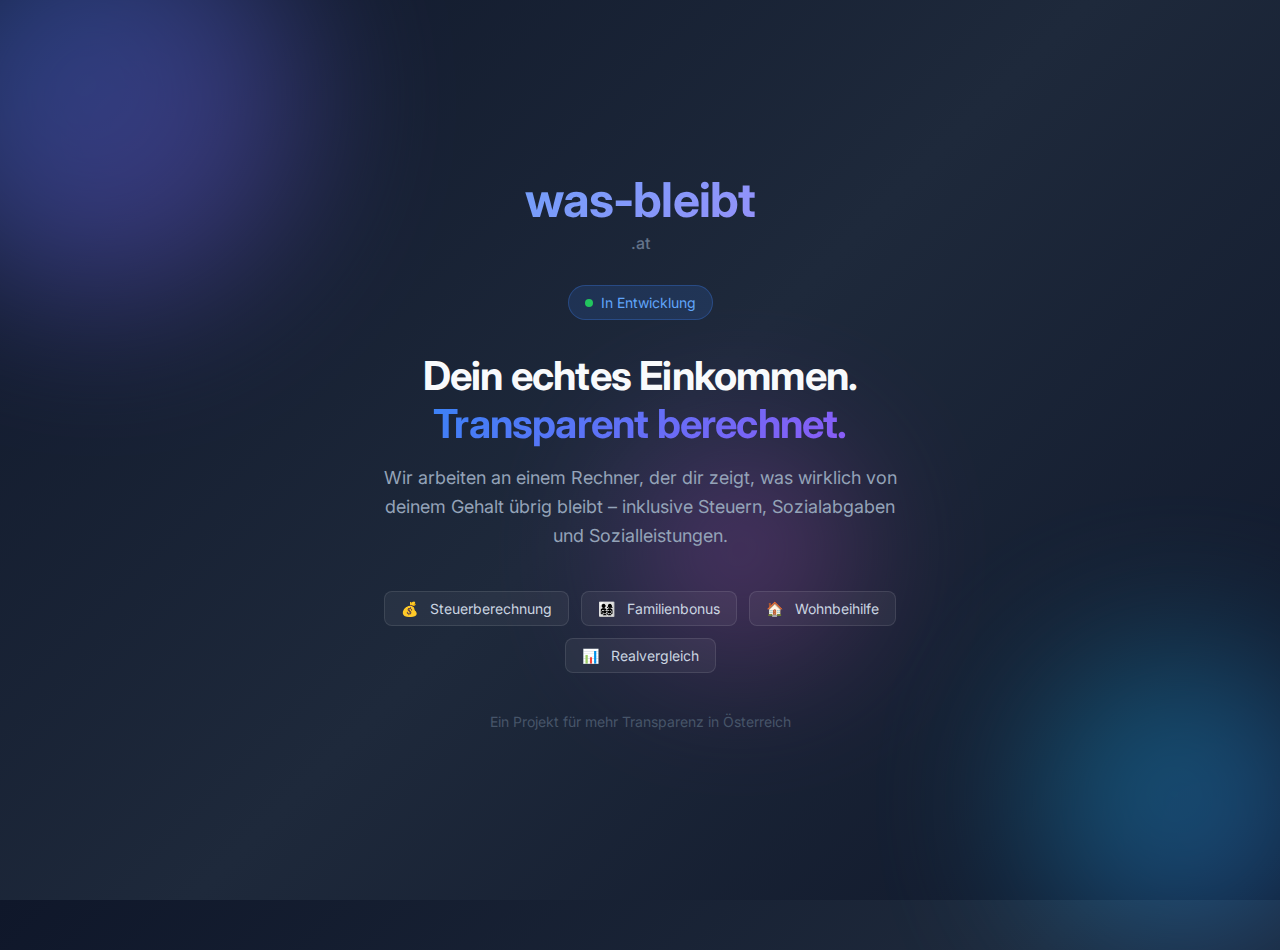
<file: coming-soon/index.html>
<!DOCTYPE html>
<html lang="de">

<head>
    <meta charset="UTF-8">
    <meta name="viewport" content="width=device-width, initial-scale=1.0">
    <title>was-bleibt.at - Bald verfügbar</title>
    <meta name="description"
        content="was-bleibt.at - Der transparente Rechner für dein echtes Netto-Einkommen in Österreich. Inklusive Steuern, Sozialabgaben und Sozialleistungen.">
    <link rel="preconnect" href="https://fonts.googleapis.com">
    <link rel="preconnect" href="https://fonts.gstatic.com" crossorigin>
    <link href="https://fonts.googleapis.com/css2?family=Inter:wght@400;500;600;700&display=swap" rel="stylesheet">
    <style>
        * {
            margin: 0;
            padding: 0;
            box-sizing: border-box;
        }

        body {
            font-family: 'Inter', -apple-system, BlinkMacSystemFont, sans-serif;
            min-height: 100vh;
            display: flex;
            align-items: center;
            justify-content: center;
            background: linear-gradient(135deg, #0f172a 0%, #1e293b 50%, #0f172a 100%);
            color: #f8fafc;
            overflow: hidden;
            position: relative;
        }

        /* Animated background gradient orbs */
        .bg-orb {
            position: absolute;
            border-radius: 50%;
            filter: blur(80px);
            opacity: 0.4;
            animation: float 20s ease-in-out infinite;
        }

        .orb-1 {
            width: 400px;
            height: 400px;
            background: linear-gradient(135deg, #3b82f6, #8b5cf6);
            top: -100px;
            left: -100px;
            animation-delay: 0s;
        }

        .orb-2 {
            width: 300px;
            height: 300px;
            background: linear-gradient(135deg, #06b6d4, #3b82f6);
            bottom: -50px;
            right: -50px;
            animation-delay: -5s;
        }

        .orb-3 {
            width: 200px;
            height: 200px;
            background: linear-gradient(135deg, #8b5cf6, #ec4899);
            top: 50%;
            left: 50%;
            animation-delay: -10s;
        }

        @keyframes float {

            0%,
            100% {
                transform: translate(0, 0) scale(1);
            }

            25% {
                transform: translate(30px, -30px) scale(1.1);
            }

            50% {
                transform: translate(-20px, 20px) scale(0.95);
            }

            75% {
                transform: translate(20px, 30px) scale(1.05);
            }
        }

        .container {
            position: relative;
            z-index: 1;
            text-align: center;
            padding: 2rem;
            max-width: 600px;
        }

        .logo {
            margin-bottom: 2rem;
        }

        .logo-text {
            font-size: 3rem;
            font-weight: 700;
            background: linear-gradient(135deg, #60a5fa, #a78bfa);
            -webkit-background-clip: text;
            -webkit-text-fill-color: transparent;
            background-clip: text;
            letter-spacing: -0.02em;
        }

        .logo-domain {
            font-size: 1rem;
            color: #64748b;
            font-weight: 500;
            margin-top: 0.25rem;
        }

        .badge {
            display: inline-flex;
            align-items: center;
            gap: 0.5rem;
            background: rgba(59, 130, 246, 0.15);
            border: 1px solid rgba(59, 130, 246, 0.3);
            padding: 0.5rem 1rem;
            border-radius: 100px;
            font-size: 0.875rem;
            color: #60a5fa;
            margin-bottom: 2rem;
        }

        .badge-dot {
            width: 8px;
            height: 8px;
            background: #22c55e;
            border-radius: 50%;
            animation: pulse 2s ease-in-out infinite;
        }

        @keyframes pulse {

            0%,
            100% {
                opacity: 1;
                transform: scale(1);
            }

            50% {
                opacity: 0.5;
                transform: scale(0.8);
            }
        }

        h1 {
            font-size: 2.5rem;
            font-weight: 700;
            line-height: 1.2;
            margin-bottom: 1rem;
            letter-spacing: -0.02em;
        }

        .highlight {
            background: linear-gradient(135deg, #3b82f6, #8b5cf6);
            -webkit-background-clip: text;
            -webkit-text-fill-color: transparent;
            background-clip: text;
        }

        .subtitle {
            font-size: 1.125rem;
            color: #94a3b8;
            line-height: 1.6;
            margin-bottom: 2.5rem;
        }

        .features {
            display: flex;
            flex-wrap: wrap;
            justify-content: center;
            gap: 0.75rem;
            margin-bottom: 2.5rem;
        }

        .feature-tag {
            background: rgba(255, 255, 255, 0.05);
            border: 1px solid rgba(255, 255, 255, 0.1);
            padding: 0.5rem 1rem;
            border-radius: 8px;
            font-size: 0.875rem;
            color: #cbd5e1;
        }

        .feature-tag span {
            margin-right: 0.5rem;
        }

        .footer {
            color: #475569;
            font-size: 0.875rem;
        }

        .footer a {
            color: #64748b;
            text-decoration: none;
            transition: color 0.2s;
        }

        .footer a:hover {
            color: #94a3b8;
        }

        @media (max-width: 640px) {
            .logo-text {
                font-size: 2.25rem;
            }

            h1 {
                font-size: 1.75rem;
            }

            .subtitle {
                font-size: 1rem;
            }
        }
    </style>
</head>

<body>
    <div class="bg-orb orb-1"></div>
    <div class="bg-orb orb-2"></div>
    <div class="bg-orb orb-3"></div>

    <div class="container">
        <div class="logo">
            <div class="logo-text">was-bleibt</div>
            <div class="logo-domain">.at</div>
        </div>

        <div class="badge">
            <span class="badge-dot"></span>
            In Entwicklung
        </div>

        <h1>Dein echtes Einkommen.<br><span class="highlight">Transparent berechnet.</span></h1>

        <p class="subtitle">
            Wir arbeiten an einem Rechner, der dir zeigt, was wirklich von deinem
            Gehalt übrig bleibt – inklusive Steuern, Sozialabgaben und Sozialleistungen.
        </p>

        <div class="features">
            <div class="feature-tag"><span>💰</span> Steuerberechnung</div>
            <div class="feature-tag"><span>👨‍👩‍👧‍👦</span> Familienbonus</div>
            <div class="feature-tag"><span>🏠</span> Wohnbeihilfe</div>
            <div class="feature-tag"><span>📊</span> Realvergleich</div>
        </div>

        <p class="footer">
            Ein Projekt für mehr Transparenz in Österreich
        </p>
    </div>
</body>

</html>
</file>
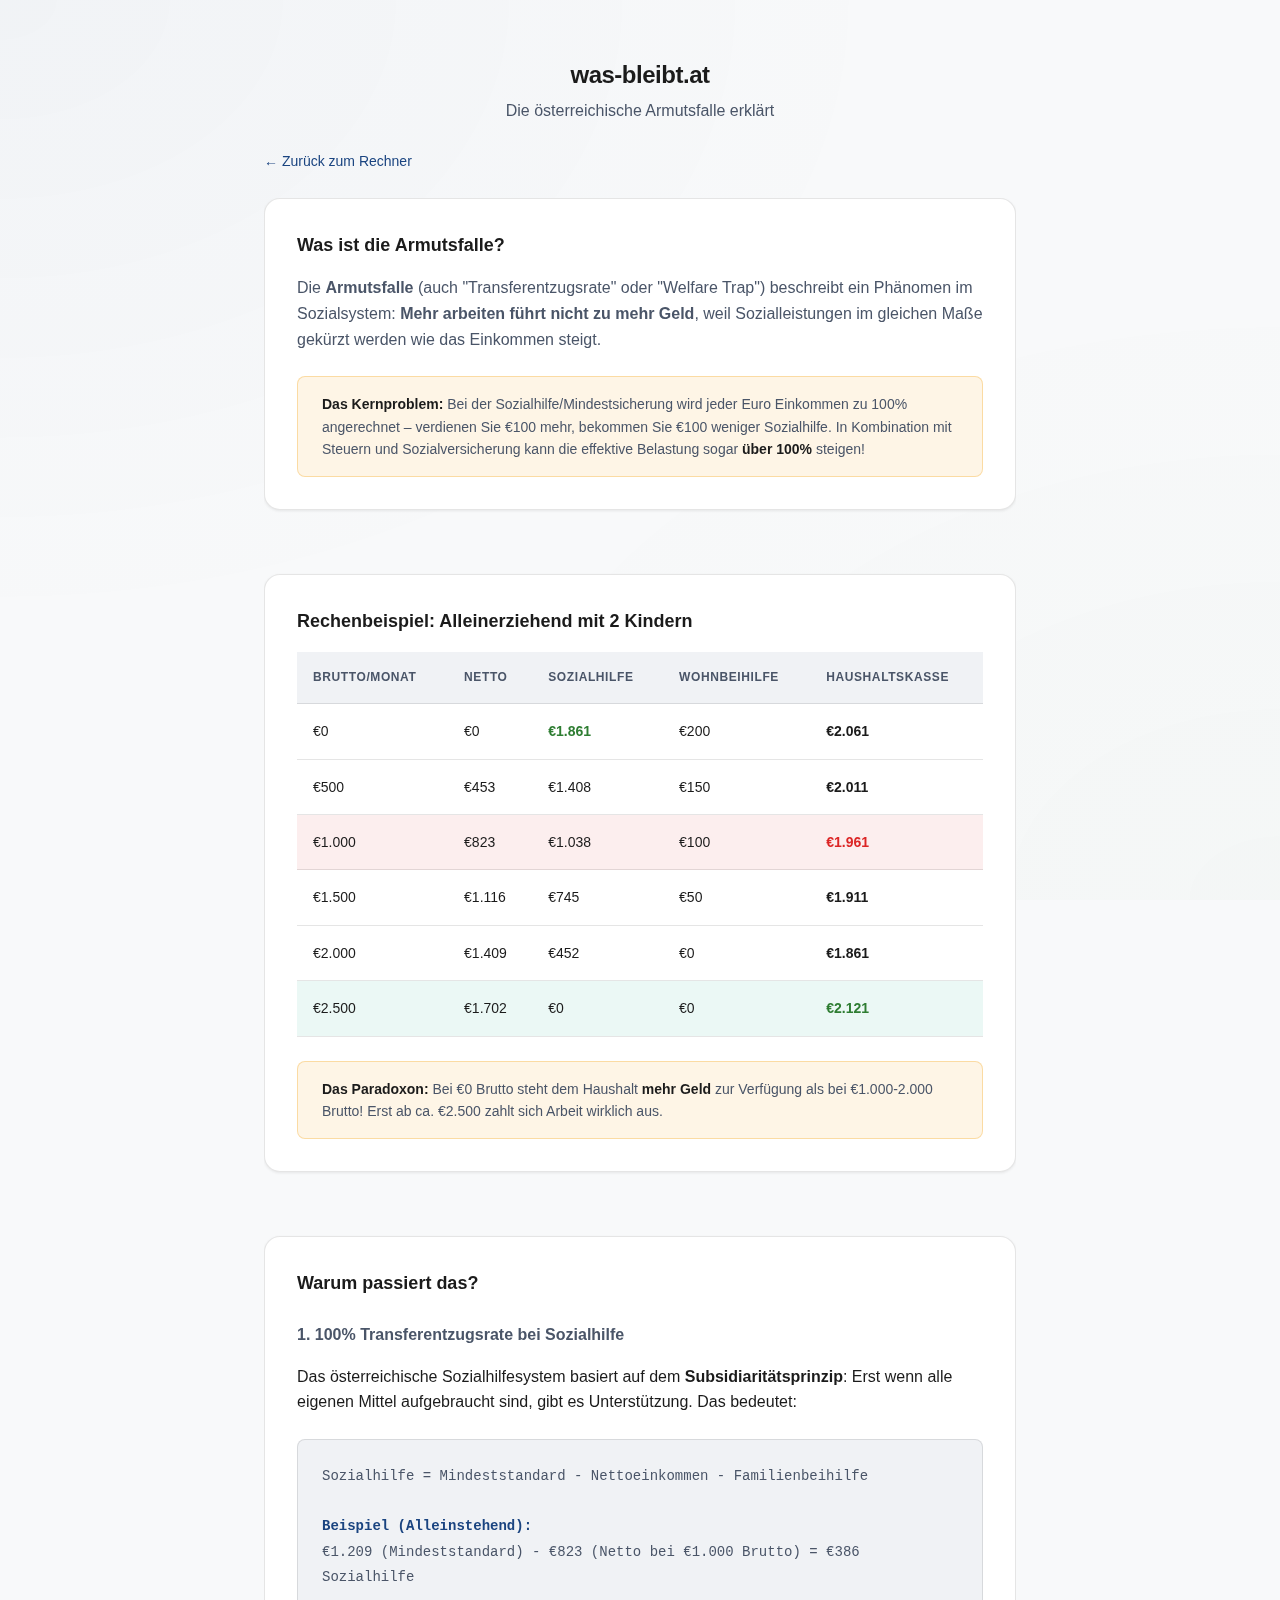
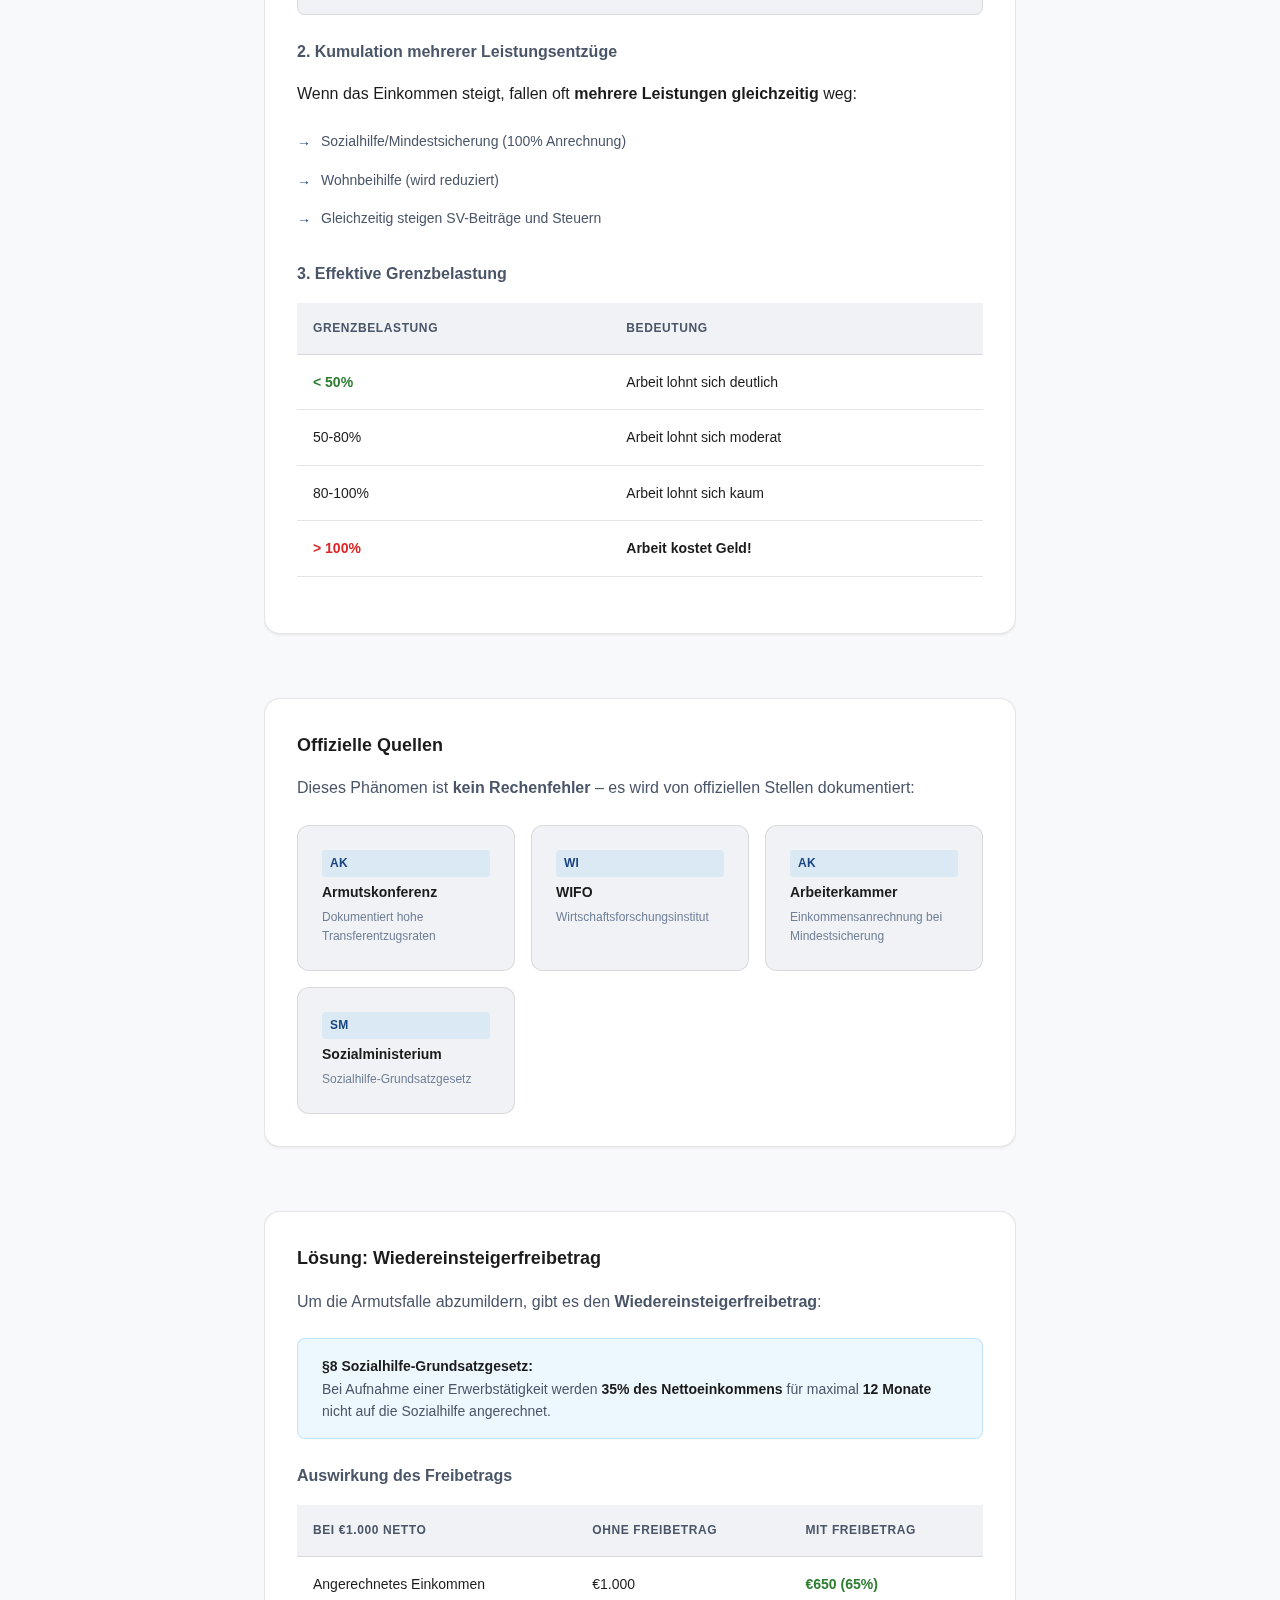
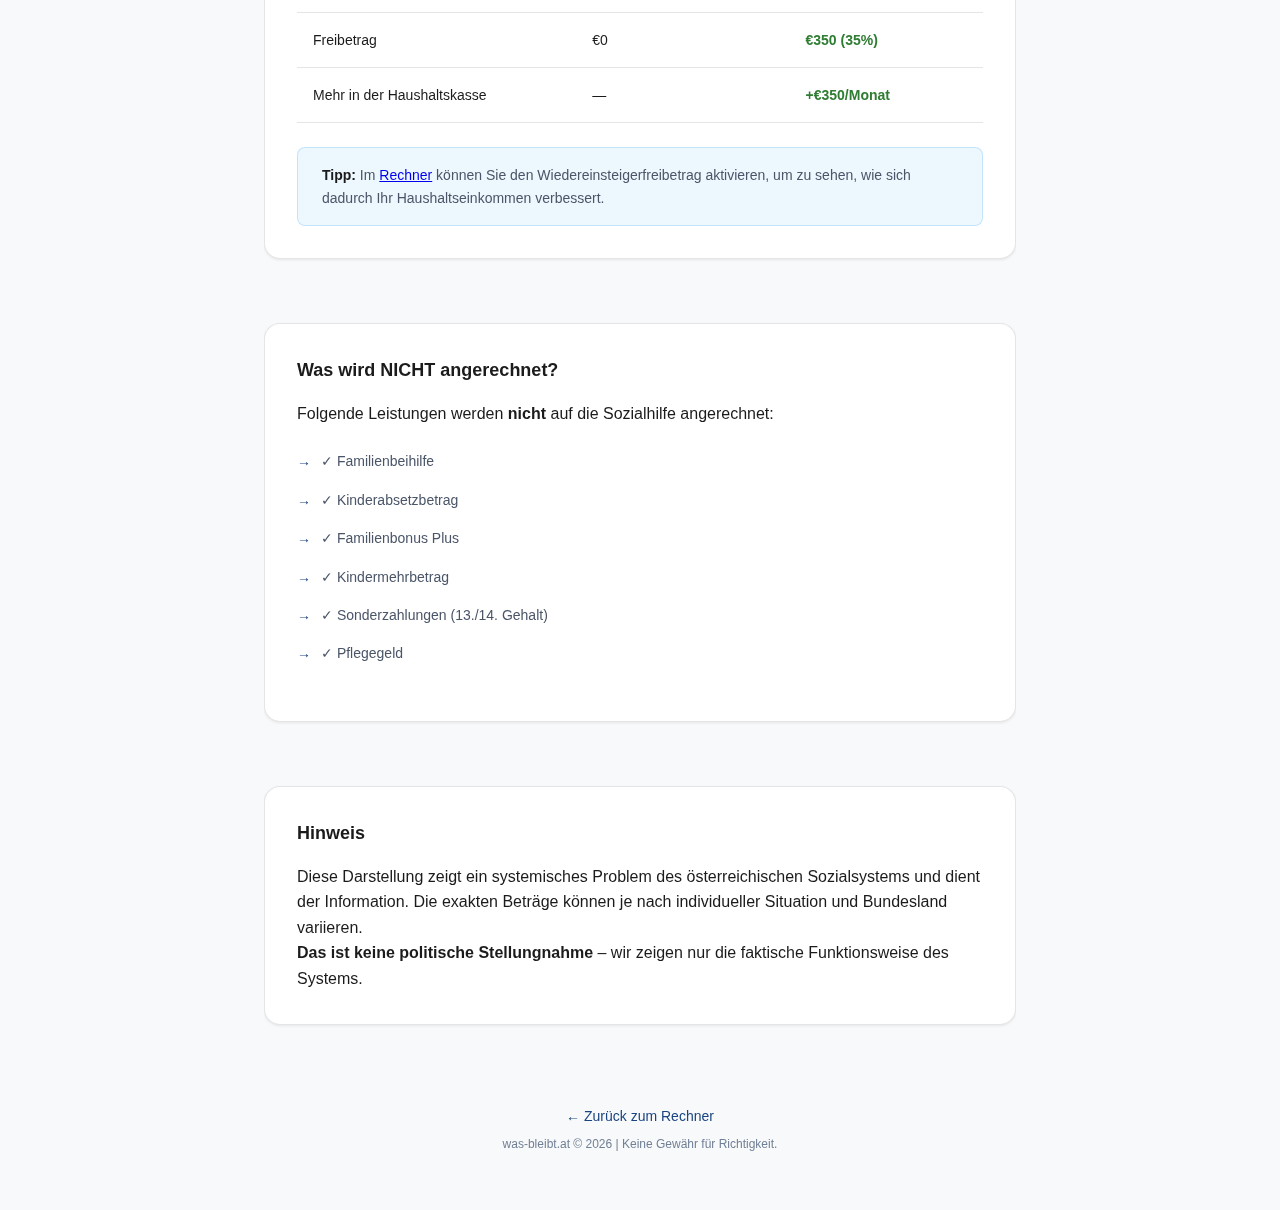
<file: armutsfalle.html>
<!DOCTYPE html>
<html lang="de">

<head>
    <meta charset="UTF-8">
    <meta name="viewport" content="width=device-width, initial-scale=1.0">
    <title>Die Armutsfalle - was-bleibt.at</title>
    <meta name="description"
        content="Warum es sich bei niedrigem Einkommen zunächst nicht lohnt, mehr zu arbeiten. Die österreichische Armutsfalle erklärt.">
    <link rel="stylesheet" href="css/main.css">
    <link rel="preconnect" href="https://fonts.googleapis.com">
    <link rel="preconnect" href="https://fonts.gstatic.com" crossorigin>
    <link href="https://fonts.googleapis.com/css2?family=Inter:wght@300;400;500;600;700&display=swap" rel="stylesheet">
</head>

<body>
    <div class="app-container">
        <!-- Header -->
        <header class="header">
            <div class="logo">
                <span class="logo-icon">💰</span>
                <a href="index.html" style="text-decoration: none; color: inherit;">
                    <h1>was-bleibt.at</h1>
                </a>
            </div>
            <p class="tagline">Die österreichische Armutsfalle erklärt</p>
        </header>

        <!-- Back Link -->
        <nav class="page-nav">
            <a href="index.html" class="back-link">← Zurück zum Rechner</a>
        </nav>

        <main class="main-content">
            <!-- What is the poverty trap? -->
            <section class="info-section glass-card">
                <h2>Was ist die Armutsfalle?</h2>
                <p class="section-intro">
                    Die <strong>Armutsfalle</strong> (auch "Transferentzugsrate" oder "Welfare Trap") beschreibt ein
                    Phänomen im Sozialsystem: <strong>Mehr arbeiten führt nicht zu mehr Geld</strong>, weil
                    Sozialleistungen im gleichen Maße gekürzt werden wie das Einkommen steigt.
                </p>

                <div class="info-note warning">
                    <strong>Das Kernproblem:</strong> Bei der Sozialhilfe/Mindestsicherung wird jeder Euro
                    Einkommen zu 100% angerechnet – verdienen Sie €100 mehr, bekommen Sie €100 weniger
                    Sozialhilfe. In Kombination mit Steuern und Sozialversicherung kann die effektive
                    Belastung sogar <strong>über 100%</strong> steigen!
                </div>
            </section>

            <!-- Example calculation -->
            <section class="info-section glass-card">
                <h2>Rechenbeispiel: Alleinerziehend mit 2 Kindern</h2>

                <div class="table-wrapper">
                    <table class="calc-table">
                        <thead>
                            <tr>
                                <th>Brutto/Monat</th>
                                <th>Netto</th>
                                <th>Sozialhilfe</th>
                                <th>Wohnbeihilfe</th>
                                <th>Haushaltskasse</th>
                            </tr>
                        </thead>
                        <tbody>
                            <tr>
                                <td>€0</td>
                                <td>€0</td>
                                <td class="highlight-green">€1.861</td>
                                <td>€200</td>
                                <td><strong>€2.061</strong></td>
                            </tr>
                            <tr>
                                <td>€500</td>
                                <td>€453</td>
                                <td>€1.408</td>
                                <td>€150</td>
                                <td><strong>€2.011</strong></td>
                            </tr>
                            <tr class="highlight-row-negative">
                                <td>€1.000</td>
                                <td>€823</td>
                                <td>€1.038</td>
                                <td>€100</td>
                                <td class="highlight-red"><strong>€1.961</strong></td>
                            </tr>
                            <tr>
                                <td>€1.500</td>
                                <td>€1.116</td>
                                <td>€745</td>
                                <td>€50</td>
                                <td><strong>€1.911</strong></td>
                            </tr>
                            <tr>
                                <td>€2.000</td>
                                <td>€1.409</td>
                                <td>€452</td>
                                <td>€0</td>
                                <td><strong>€1.861</strong></td>
                            </tr>
                            <tr class="highlight-row">
                                <td>€2.500</td>
                                <td>€1.702</td>
                                <td>€0</td>
                                <td>€0</td>
                                <td class="highlight-green"><strong>€2.121</strong></td>
                            </tr>
                        </tbody>
                    </table>
                </div>

                <div class="info-note warning">
                    <strong>Das Paradoxon:</strong> Bei €0 Brutto steht dem Haushalt <strong>mehr Geld</strong>
                    zur Verfügung als bei €1.000-2.000 Brutto! Erst ab ca. €2.500 zahlt sich Arbeit
                    wirklich aus.
                </div>
            </section>

            <!-- Why does this happen? -->
            <section class="info-section glass-card">
                <h2>Warum passiert das?</h2>

                <h3>1. 100% Transferentzugsrate bei Sozialhilfe</h3>
                <p>
                    Das österreichische Sozialhilfesystem basiert auf dem <strong>Subsidiaritätsprinzip</strong>:
                    Erst wenn alle eigenen Mittel aufgebraucht sind, gibt es Unterstützung. Das bedeutet:
                </p>
                <div class="formula-box">
                    <code>
                        Sozialhilfe = Mindeststandard - Nettoeinkommen - Familienbeihilfe<br><br>
                        <strong>Beispiel (Alleinstehend):</strong><br>
                        €1.209 (Mindeststandard) - €823 (Netto bei €1.000 Brutto) = €386 Sozialhilfe
                    </code>
                </div>

                <h3>2. Kumulation mehrerer Leistungsentzüge</h3>
                <p>Wenn das Einkommen steigt, fallen oft <strong>mehrere Leistungen gleichzeitig</strong> weg:</p>
                <ul class="benefit-list">
                    <li>Sozialhilfe/Mindestsicherung (100% Anrechnung)</li>
                    <li>Wohnbeihilfe (wird reduziert)</li>
                    <li>Gleichzeitig steigen SV-Beiträge und Steuern</li>
                </ul>

                <h3>3. Effektive Grenzbelastung</h3>
                <div class="table-wrapper">
                    <table class="calc-table">
                        <thead>
                            <tr>
                                <th>Grenzbelastung</th>
                                <th>Bedeutung</th>
                            </tr>
                        </thead>
                        <tbody>
                            <tr>
                                <td class="highlight-green">
                                    < 50%</td>
                                <td>Arbeit lohnt sich deutlich</td>
                            </tr>
                            <tr>
                                <td>50-80%</td>
                                <td>Arbeit lohnt sich moderat</td>
                            </tr>
                            <tr>
                                <td>80-100%</td>
                                <td>Arbeit lohnt sich kaum</td>
                            </tr>
                            <tr>
                                <td class="highlight-red">> 100%</td>
                                <td><strong>Arbeit kostet Geld!</strong></td>
                            </tr>
                        </tbody>
                    </table>
                </div>
            </section>

            <!-- Official sources -->
            <section class="info-section glass-card">
                <h2>Offizielle Quellen</h2>
                <p class="section-intro">
                    Dieses Phänomen ist <strong>kein Rechenfehler</strong> – es wird von offiziellen Stellen
                    dokumentiert:
                </p>

                <div class="references-grid">
                    <a href="https://armutskonferenz.at" target="_blank" rel="noopener" class="reference-card">
                        <span class="ref-icon">AK</span>
                        <span class="ref-title">Armutskonferenz</span>
                        <span class="ref-desc">Dokumentiert hohe Transferentzugsraten</span>
                    </a>
                    <a href="https://wifo.ac.at" target="_blank" rel="noopener" class="reference-card">
                        <span class="ref-icon">WI</span>
                        <span class="ref-title">WIFO</span>
                        <span class="ref-desc">Wirtschaftsforschungsinstitut</span>
                    </a>
                    <a href="https://arbeiterkammer.at" target="_blank" rel="noopener" class="reference-card">
                        <span class="ref-icon">AK</span>
                        <span class="ref-title">Arbeiterkammer</span>
                        <span class="ref-desc">Einkommensanrechnung bei Mindestsicherung</span>
                    </a>
                    <a href="https://sozialministerium.gv.at" target="_blank" rel="noopener" class="reference-card">
                        <span class="ref-icon">SM</span>
                        <span class="ref-title">Sozialministerium</span>
                        <span class="ref-desc">Sozialhilfe-Grundsatzgesetz</span>
                    </a>
                </div>
            </section>

            <!-- Solution: Wiedereinsteigerfreibetrag -->
            <section class="info-section glass-card">
                <h2>Lösung: Wiedereinsteigerfreibetrag</h2>
                <p class="section-intro">
                    Um die Armutsfalle abzumildern, gibt es den <strong>Wiedereinsteigerfreibetrag</strong>:
                </p>

                <div class="info-note">
                    <strong>§8 Sozialhilfe-Grundsatzgesetz:</strong><br>
                    Bei Aufnahme einer Erwerbstätigkeit werden <strong>35% des Nettoeinkommens</strong>
                    für maximal <strong>12 Monate</strong> nicht auf die Sozialhilfe angerechnet.
                </div>

                <h3>Auswirkung des Freibetrags</h3>
                <div class="table-wrapper">
                    <table class="calc-table">
                        <thead>
                            <tr>
                                <th>Bei €1.000 Netto</th>
                                <th>Ohne Freibetrag</th>
                                <th>Mit Freibetrag</th>
                            </tr>
                        </thead>
                        <tbody>
                            <tr>
                                <td>Angerechnetes Einkommen</td>
                                <td>€1.000</td>
                                <td class="highlight-green">€650 (65%)</td>
                            </tr>
                            <tr>
                                <td>Freibetrag</td>
                                <td>€0</td>
                                <td class="highlight-green">€350 (35%)</td>
                            </tr>
                            <tr>
                                <td>Mehr in der Haushaltskasse</td>
                                <td>—</td>
                                <td class="highlight-green"><strong>+€350/Monat</strong></td>
                            </tr>
                        </tbody>
                    </table>
                </div>

                <div class="info-note">
                    <strong>Tipp:</strong> Im <a href="index.html">Rechner</a> können Sie den Wiedereinsteigerfreibetrag
                    aktivieren, um zu sehen, wie sich dadurch Ihr Haushaltseinkommen verbessert.
                </div>
            </section>

            <!-- What is NOT counted -->
            <section class="info-section glass-card">
                <h2>Was wird NICHT angerechnet?</h2>
                <p>Folgende Leistungen werden <strong>nicht</strong> auf die Sozialhilfe angerechnet:</p>
                <ul class="benefit-list">
                    <li>✓ Familienbeihilfe</li>
                    <li>✓ Kinderabsetzbetrag</li>
                    <li>✓ Familienbonus Plus</li>
                    <li>✓ Kindermehrbetrag</li>
                    <li>✓ Sonderzahlungen (13./14. Gehalt)</li>
                    <li>✓ Pflegegeld</li>
                </ul>
            </section>

            <!-- Disclaimer -->
            <section class="info-section glass-card">
                <h2>Hinweis</h2>
                <p>
                    Diese Darstellung zeigt ein systemisches Problem des österreichischen Sozialsystems
                    und dient der Information. Die exakten Beträge können je nach individueller Situation
                    und Bundesland variieren.
                </p>
                <p>
                    <strong>Das ist keine politische Stellungnahme</strong> – wir zeigen nur die faktische
                    Funktionsweise des Systems.
                </p>
            </section>
        </main>

        <!-- Footer -->
        <footer class="footer">
            <p>
                <a href="index.html">← Zurück zum Rechner</a>
            </p>
            <p class="footer-disclaimer">
                was-bleibt.at © 2026 | Keine Gewähr für Richtigkeit.
            </p>
        </footer>
    </div>
</body>

</html>
</file>
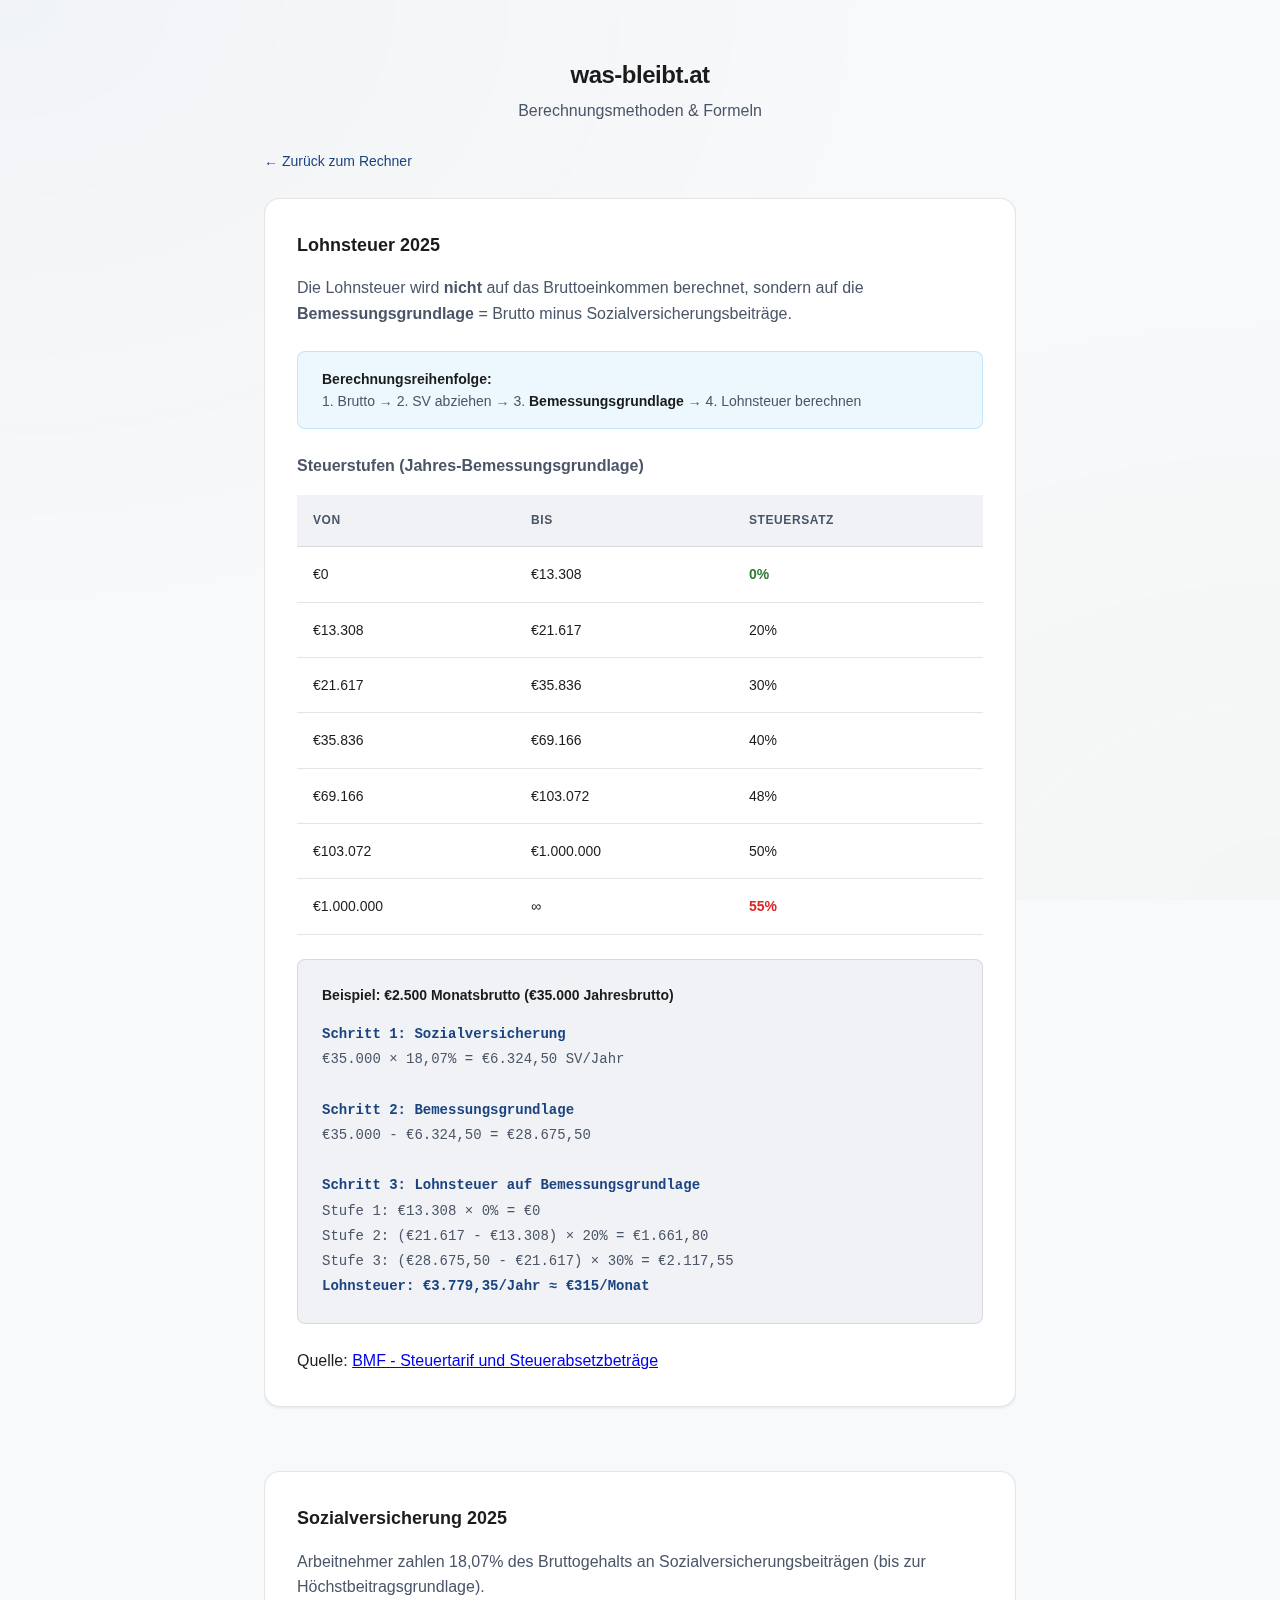
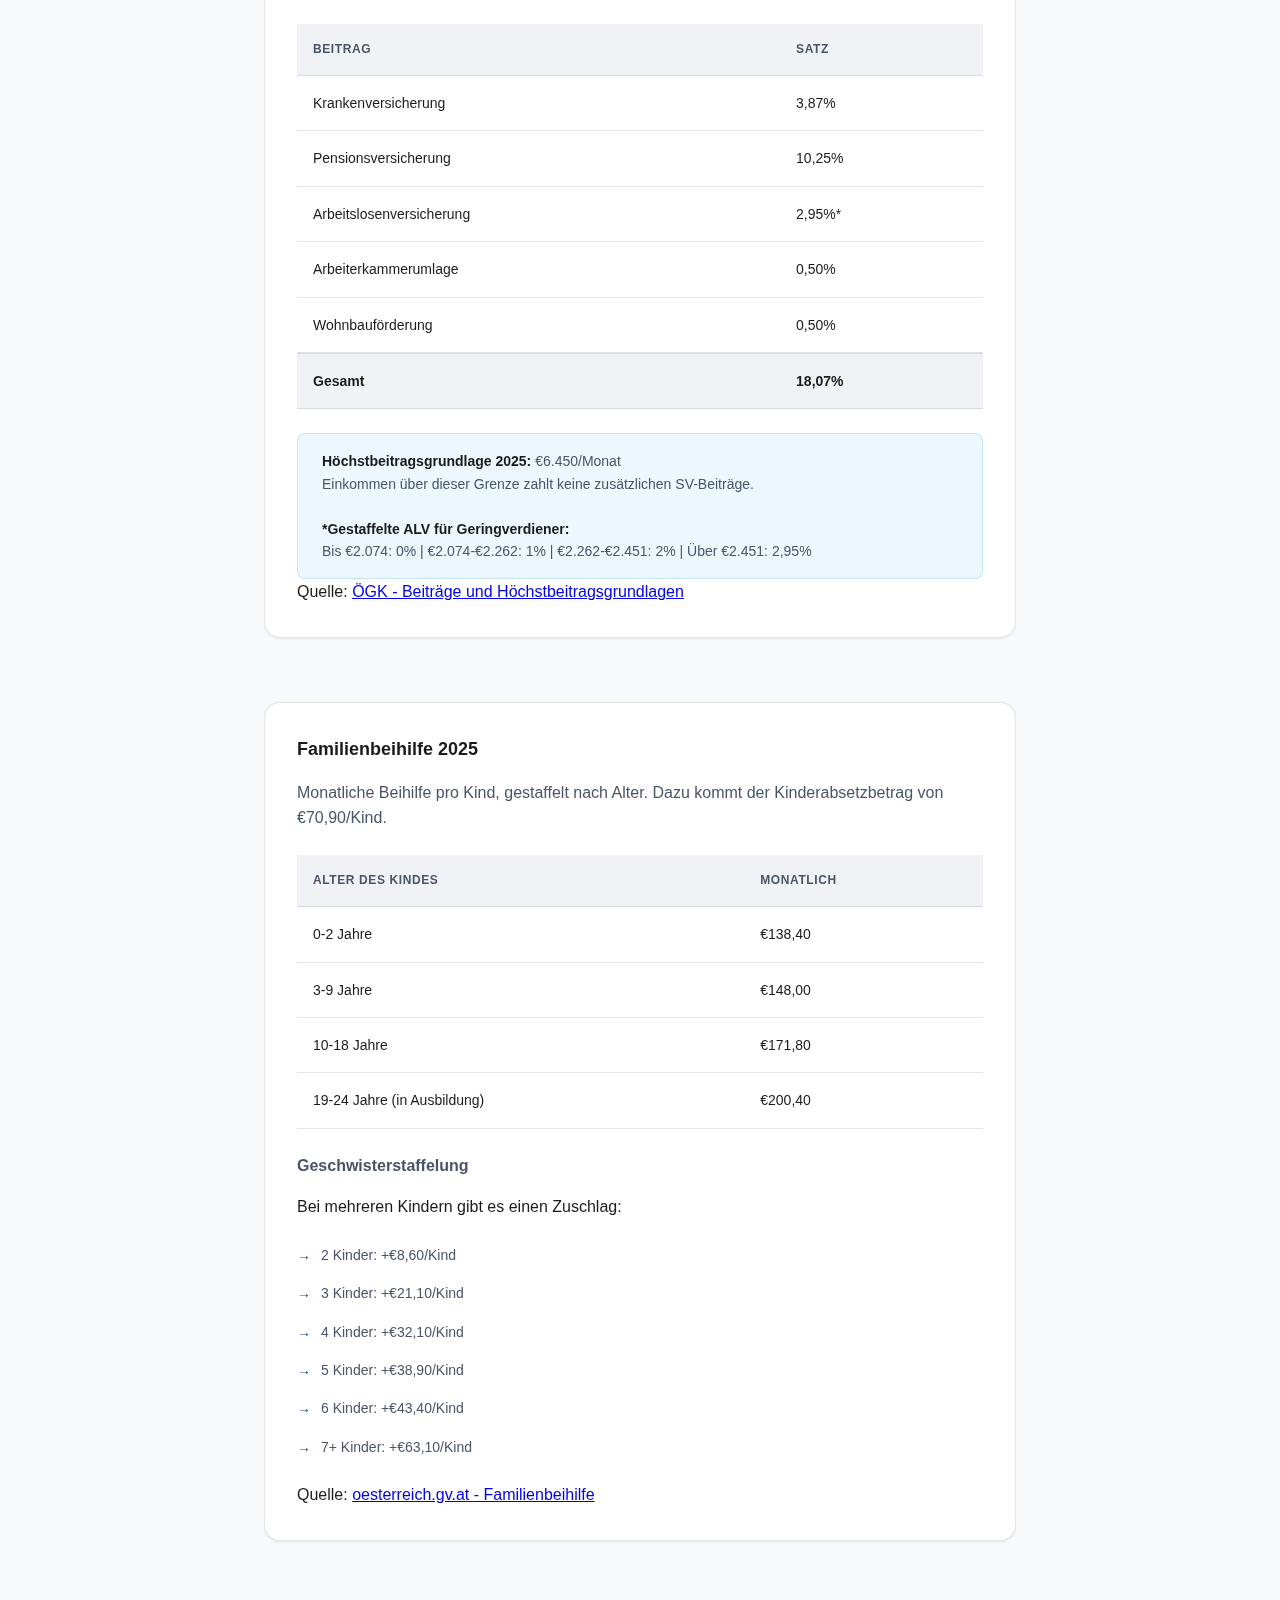
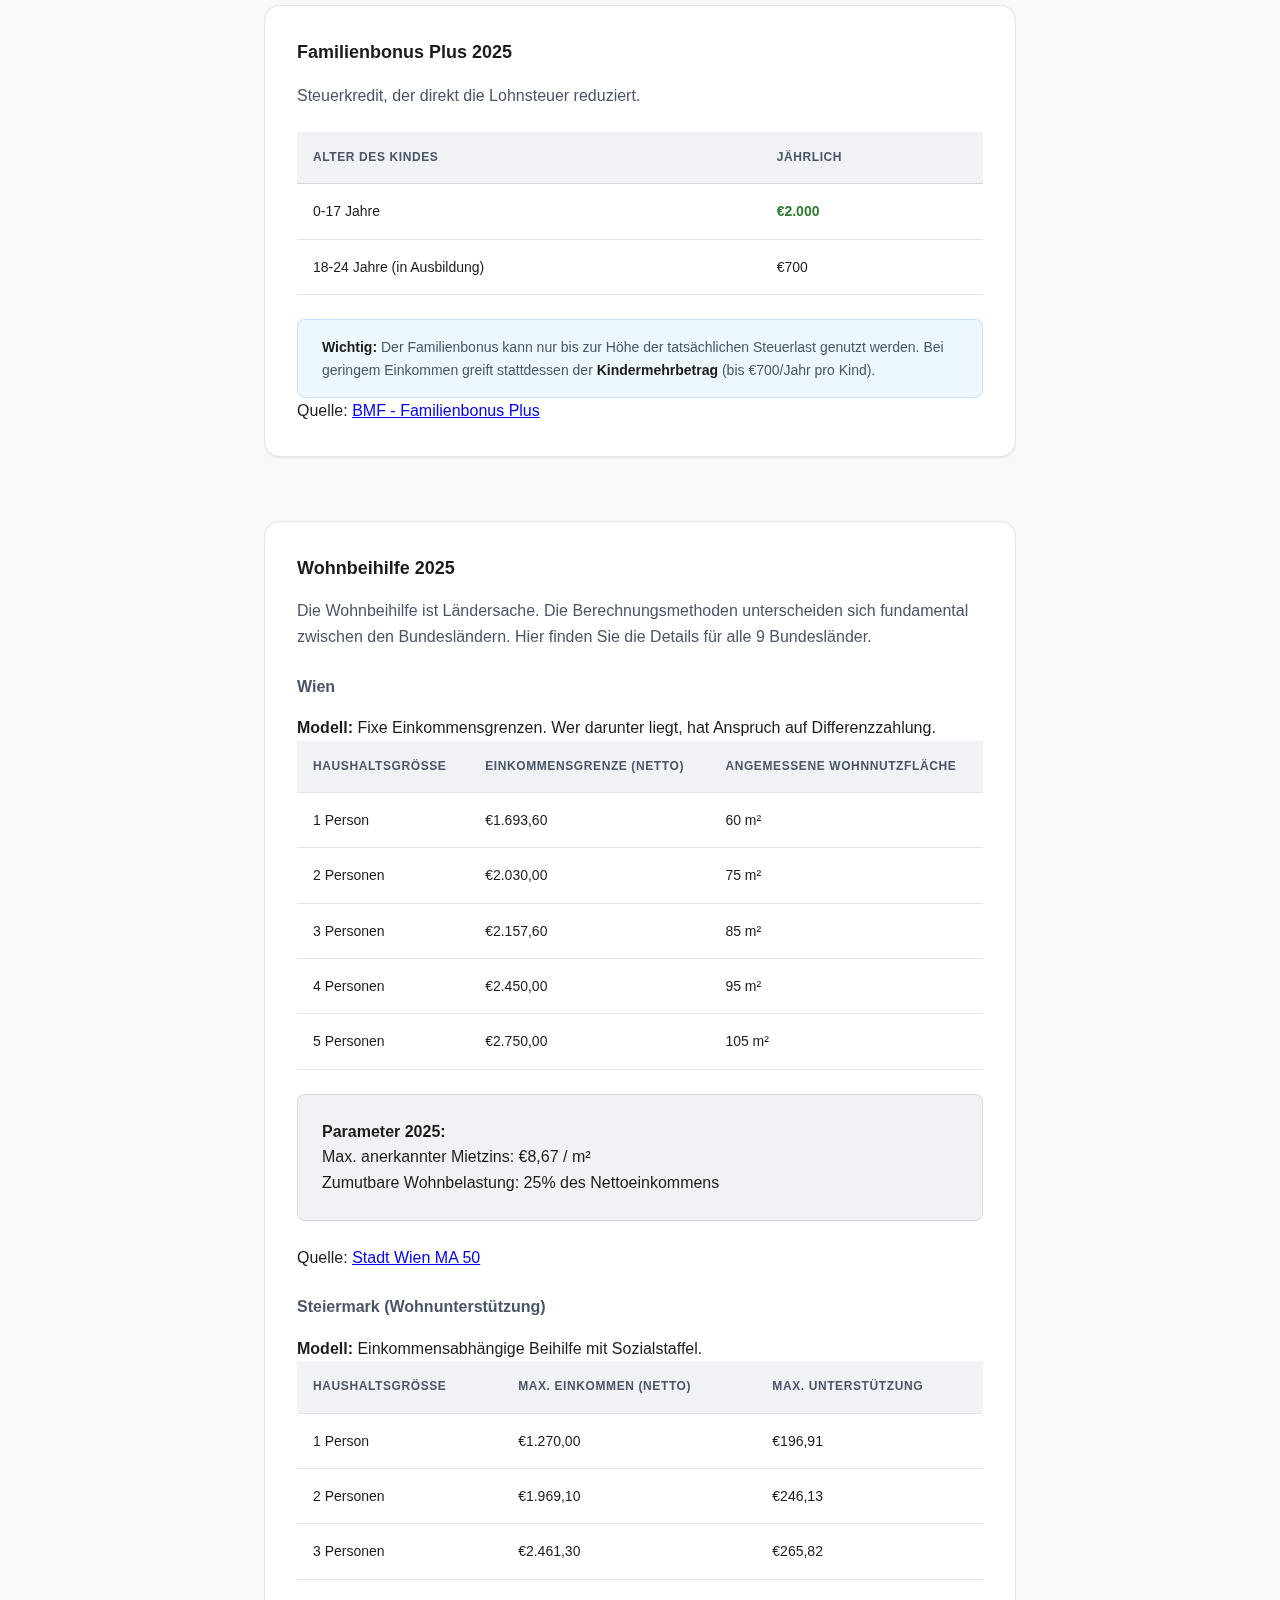
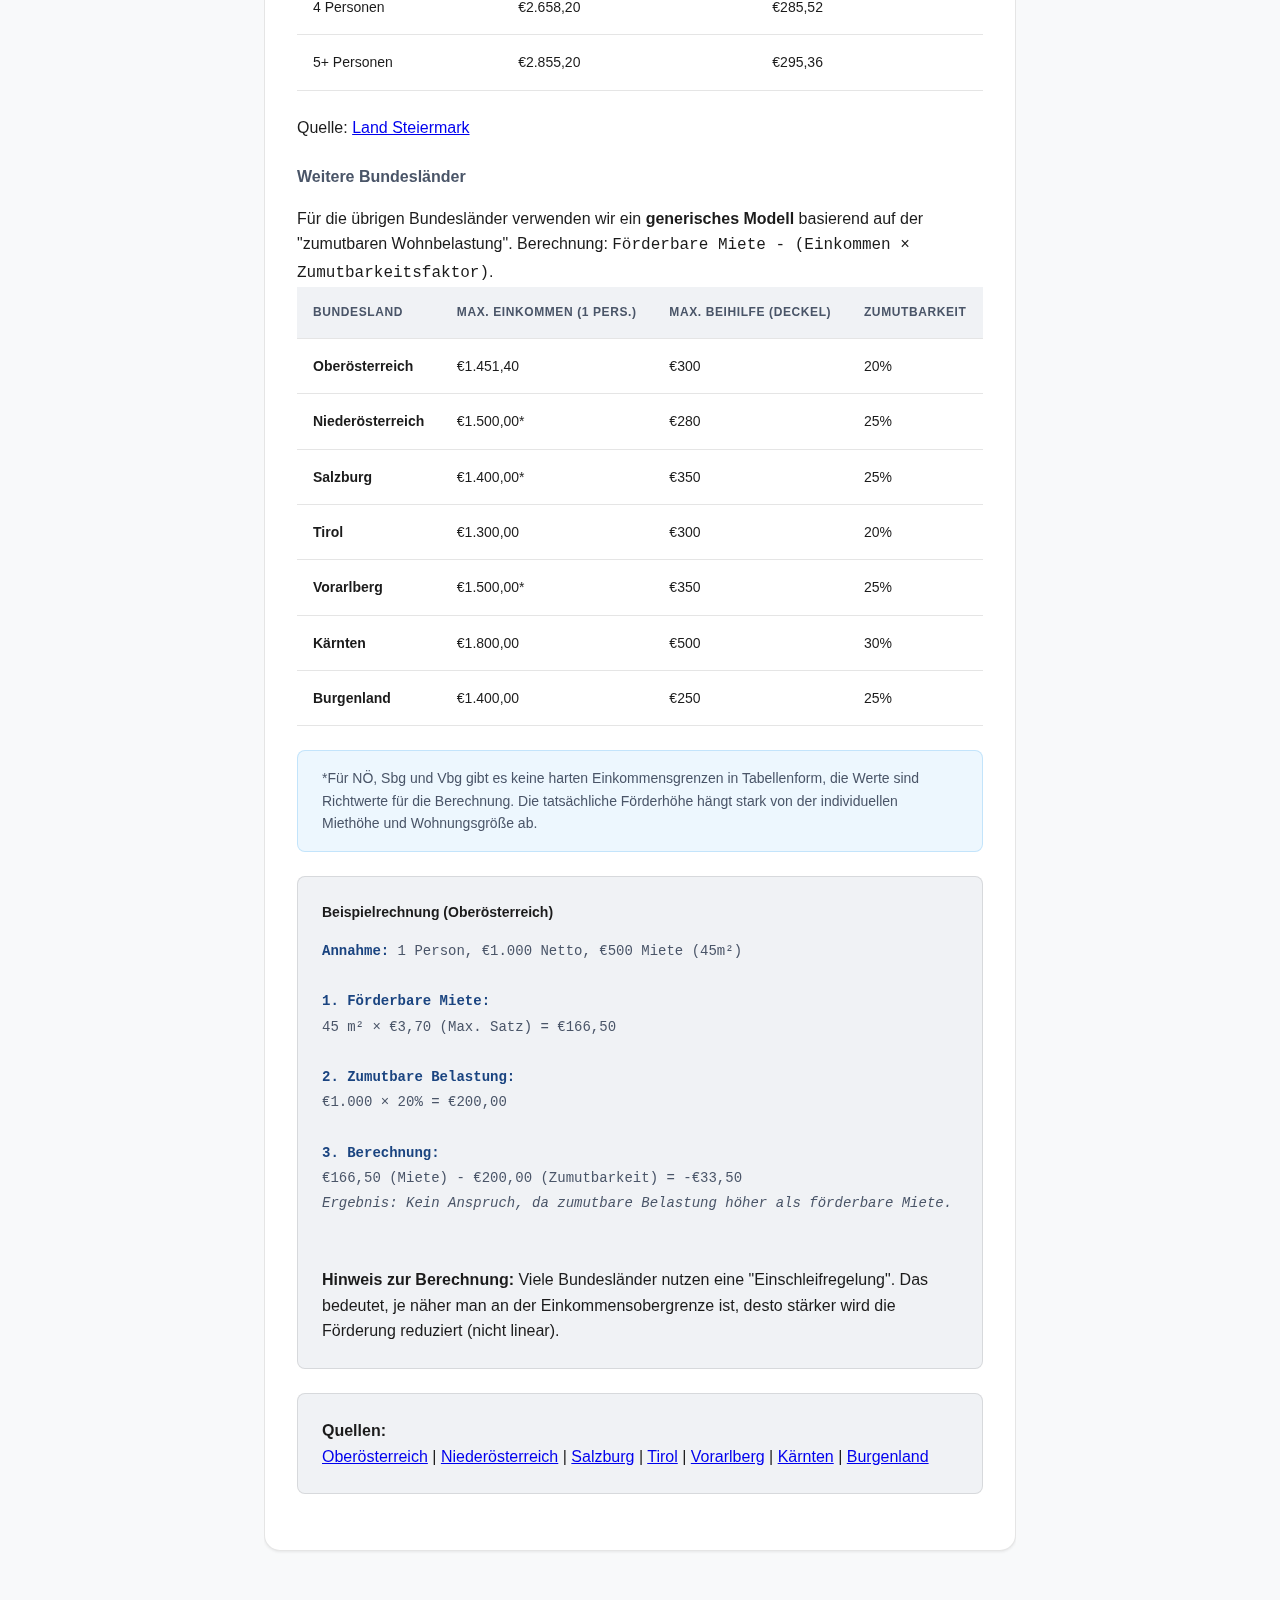
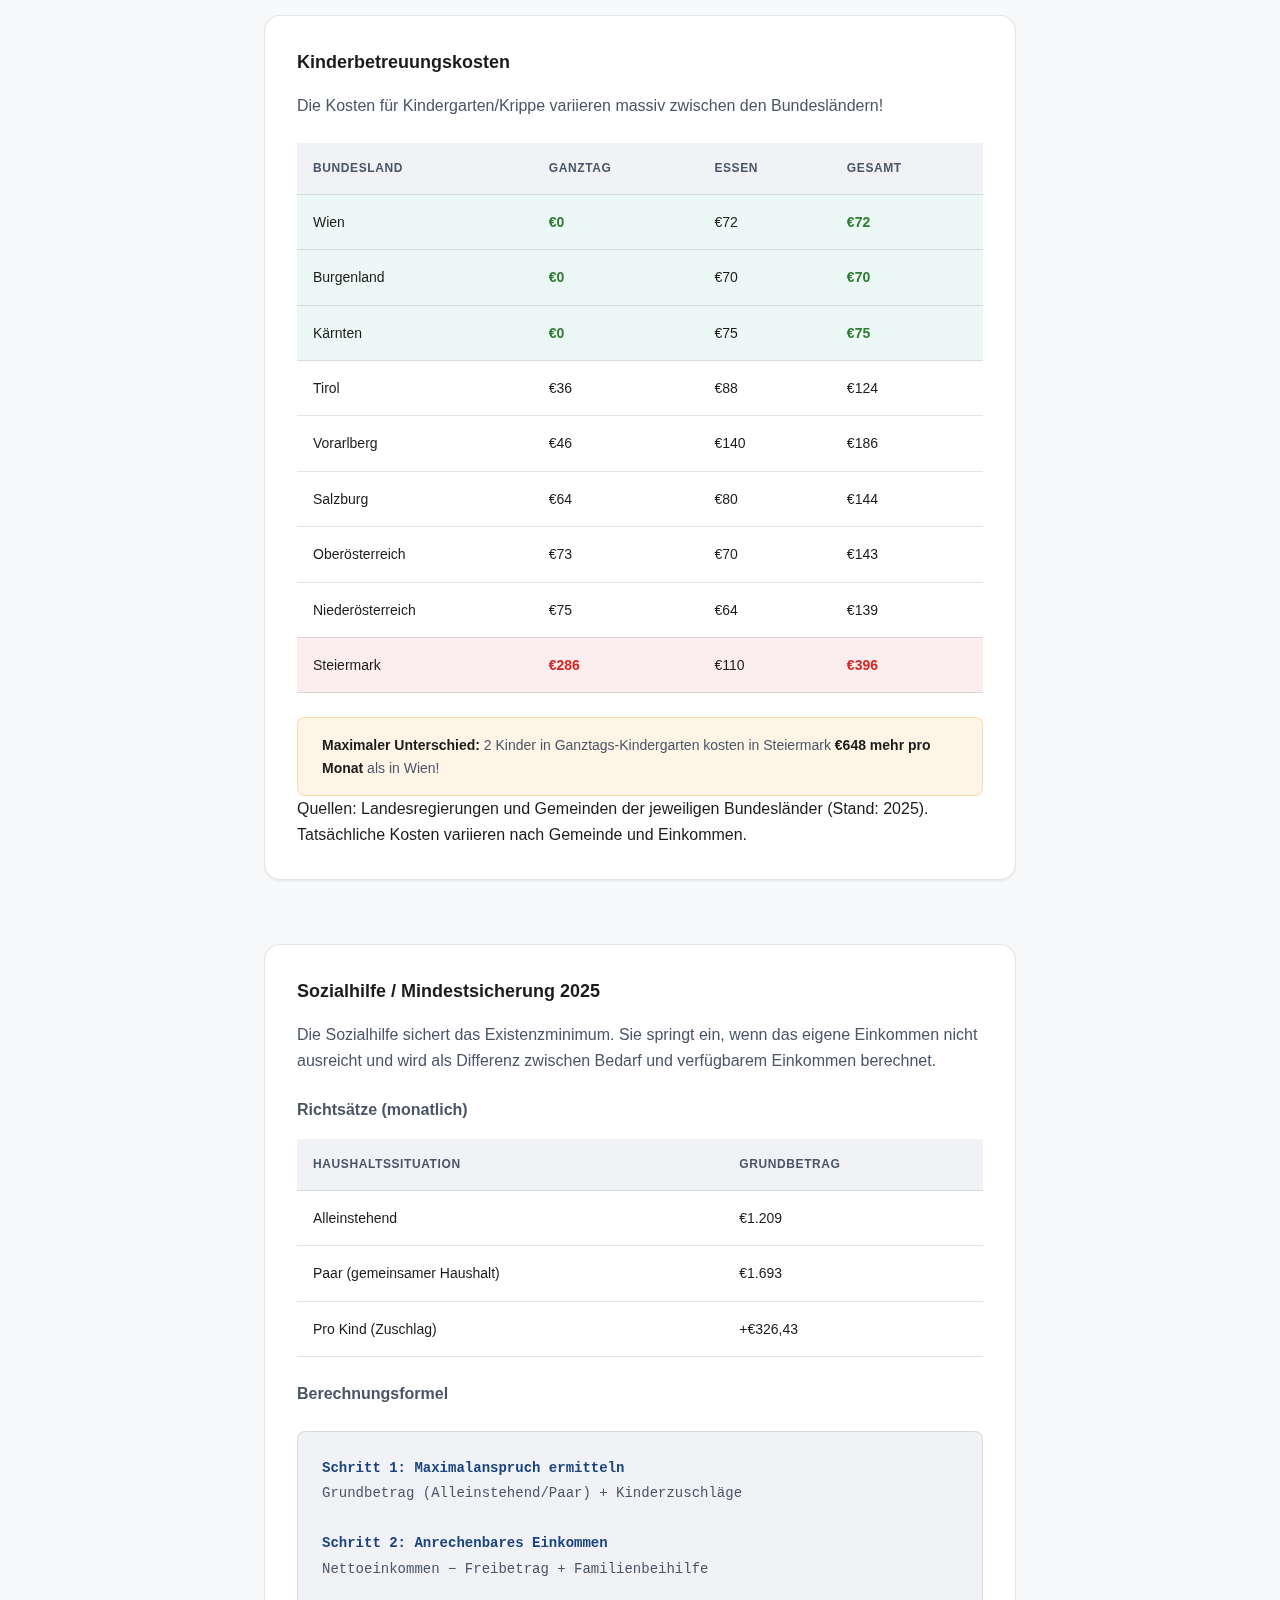
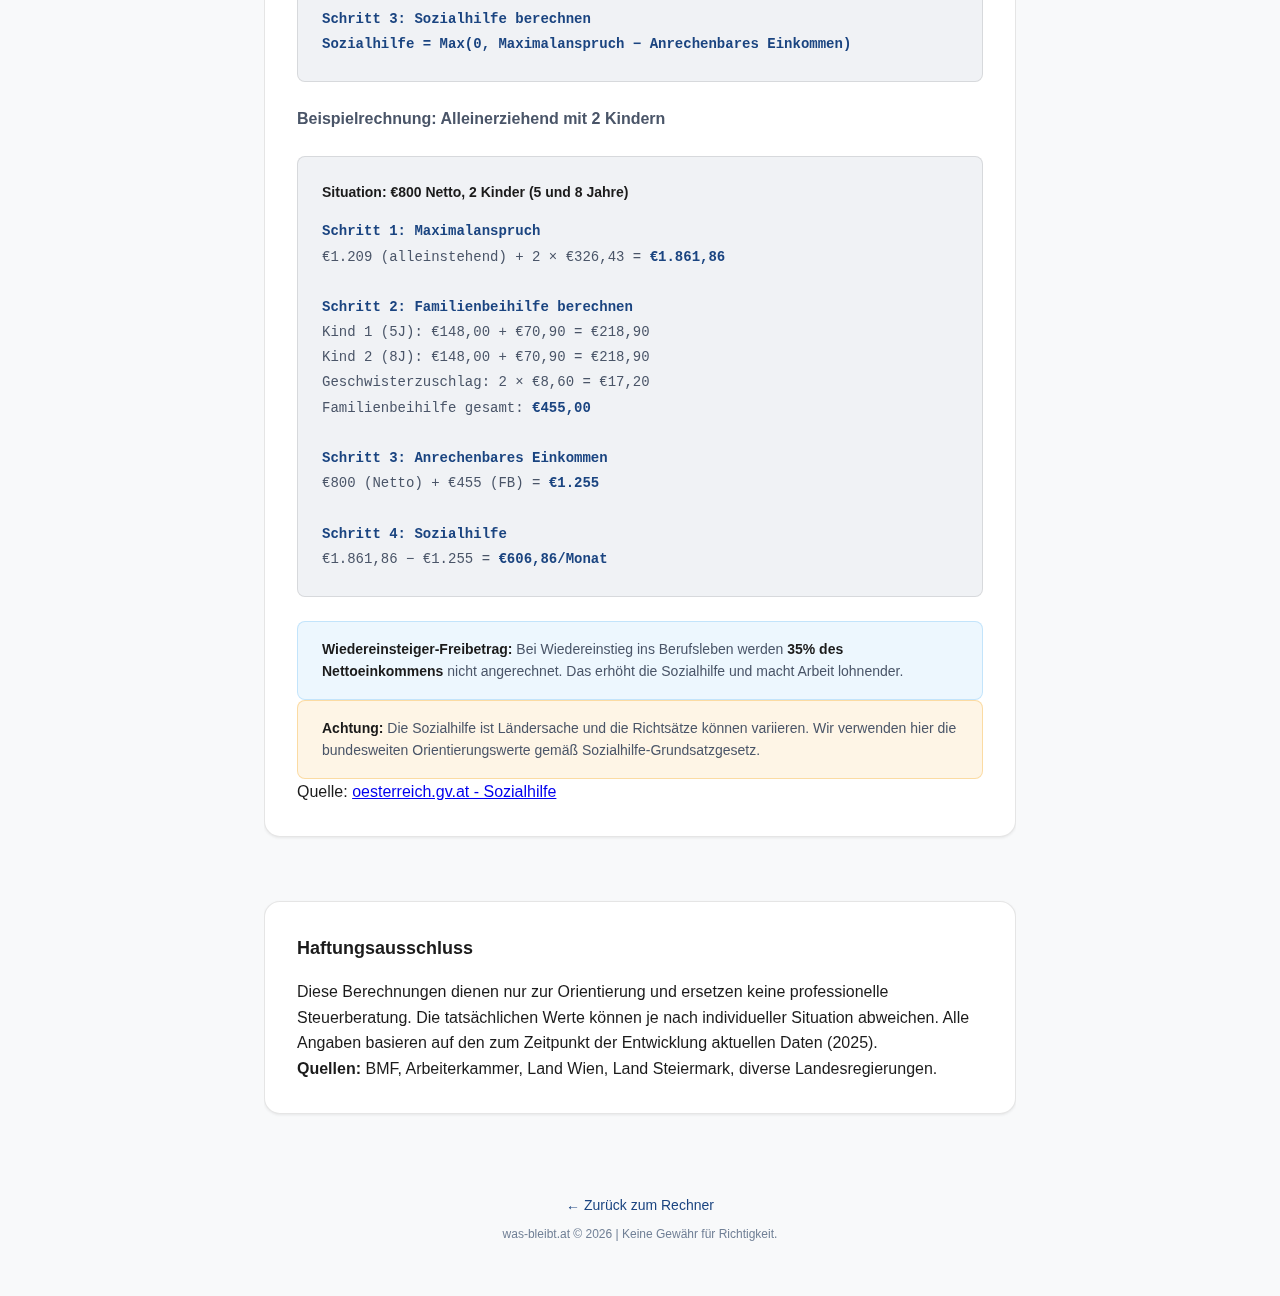
<file: berechnungen.html>
<!DOCTYPE html>
<html lang="de">

<head>
    <meta charset="UTF-8">
    <meta name="viewport" content="width=device-width, initial-scale=1.0">
    <title>Berechnungen - was-bleibt.at</title>
    <meta name="description"
        content="Detaillierte Erklärung der Berechnungsmethoden für Steuern, Sozialversicherung und Sozialleistungen.">
    <link rel="stylesheet" href="css/main.css">
    <link rel="preconnect" href="https://fonts.googleapis.com">
    <link rel="preconnect" href="https://fonts.gstatic.com" crossorigin>
    <link href="https://fonts.googleapis.com/css2?family=Inter:wght@300;400;500;600;700&display=swap" rel="stylesheet">
</head>

<body>
    <div class="app-container">
        <!-- Header -->
        <header class="header">
            <div class="logo">
                <span class="logo-icon">💰</span>
                <a href="index.html" style="text-decoration: none; color: inherit;">
                    <h1>was-bleibt.at</h1>
                </a>
            </div>
            <p class="tagline">Berechnungsmethoden & Formeln</p>
        </header>

        <!-- Back Link -->
        <nav class="page-nav">
            <a href="index.html" class="back-link">← Zurück zum Rechner</a>
        </nav>

        <main class="main-content">
            <!-- Lohnsteuer Section -->
            <section class="info-section glass-card">
                <h2>Lohnsteuer 2025</h2>
                <p class="section-intro">
                    Die Lohnsteuer wird <strong>nicht</strong> auf das Bruttoeinkommen berechnet, sondern auf die
                    <strong>Bemessungsgrundlage</strong> = Brutto minus Sozialversicherungsbeiträge.
                </p>

                <div class="info-note">
                    <strong>Berechnungsreihenfolge:</strong><br>
                    1. Brutto → 2. SV abziehen → 3. <strong>Bemessungsgrundlage</strong> → 4. Lohnsteuer berechnen
                </div>

                <h3>Steuerstufen (Jahres-Bemessungsgrundlage)</h3>
                <div class="table-wrapper">
                    <table class="calc-table">
                        <thead>
                            <tr>
                                <th>Von</th>
                                <th>Bis</th>
                                <th>Steuersatz</th>
                            </tr>
                        </thead>
                        <tbody>
                            <tr>
                                <td>€0</td>
                                <td>€13.308</td>
                                <td class="highlight-green">0%</td>
                            </tr>
                            <tr>
                                <td>€13.308</td>
                                <td>€21.617</td>
                                <td>20%</td>
                            </tr>
                            <tr>
                                <td>€21.617</td>
                                <td>€35.836</td>
                                <td>30%</td>
                            </tr>
                            <tr>
                                <td>€35.836</td>
                                <td>€69.166</td>
                                <td>40%</td>
                            </tr>
                            <tr>
                                <td>€69.166</td>
                                <td>€103.072</td>
                                <td>48%</td>
                            </tr>
                            <tr>
                                <td>€103.072</td>
                                <td>€1.000.000</td>
                                <td>50%</td>
                            </tr>
                            <tr>
                                <td>€1.000.000</td>
                                <td>∞</td>
                                <td class="highlight-red">55%</td>
                            </tr>
                        </tbody>
                    </table>
                </div>

                <div class="formula-box">
                    <h4>Beispiel: €2.500 Monatsbrutto (€35.000 Jahresbrutto)</h4>
                    <code>
                        <strong>Schritt 1: Sozialversicherung</strong><br>
                        €35.000 × 18,07% = €6.324,50 SV/Jahr<br><br>
                        <strong>Schritt 2: Bemessungsgrundlage</strong><br>
                        €35.000 - €6.324,50 = €28.675,50<br><br>
                        <strong>Schritt 3: Lohnsteuer auf Bemessungsgrundlage</strong><br>
                        Stufe 1: €13.308 × 0% = €0<br>
                        Stufe 2: (€21.617 - €13.308) × 20% = €1.661,80<br>
                        Stufe 3: (€28.675,50 - €21.617) × 30% = €2.117,55<br>
                        <strong>Lohnsteuer: €3.779,35/Jahr ≈ €315/Monat</strong>
                    </code>
                </div>
                <p class="source-note">Quelle: <a
                        href="https://www.bmf.gv.at/themen/steuern/arbeitnehmerinnenveranlagung/steuertarif-steuerabsetzbetraege.html"
                        target="_blank">BMF - Steuertarif und Steuerabsetzbeträge</a></p>
            </section>

            <!-- Sozialversicherung Section -->
            <section class="info-section glass-card">
                <h2>Sozialversicherung 2025</h2>
                <p class="section-intro">
                    Arbeitnehmer zahlen 18,07% des Bruttogehalts an Sozialversicherungsbeiträgen (bis zur
                    Höchstbeitragsgrundlage).
                </p>

                <div class="table-wrapper">
                    <table class="calc-table">
                        <thead>
                            <tr>
                                <th>Beitrag</th>
                                <th>Satz</th>
                            </tr>
                        </thead>
                        <tbody>
                            <tr>
                                <td>Krankenversicherung</td>
                                <td>3,87%</td>
                            </tr>
                            <tr>
                                <td>Pensionsversicherung</td>
                                <td>10,25%</td>
                            </tr>
                            <tr>
                                <td>Arbeitslosenversicherung</td>
                                <td>2,95%*</td>
                            </tr>
                            <tr>
                                <td>Arbeiterkammerumlage</td>
                                <td>0,50%</td>
                            </tr>
                            <tr>
                                <td>Wohnbauförderung</td>
                                <td>0,50%</td>
                            </tr>
                            <tr class="total-row">
                                <td><strong>Gesamt</strong></td>
                                <td><strong>18,07%</strong></td>
                            </tr>
                        </tbody>
                    </table>
                </div>

                <div class="info-note">
                    <strong>Höchstbeitragsgrundlage 2025:</strong> €6.450/Monat<br>
                    Einkommen über dieser Grenze zahlt keine zusätzlichen SV-Beiträge.<br><br>
                    <strong>*Gestaffelte ALV für Geringverdiener:</strong><br>
                    Bis €2.074: 0% | €2.074-€2.262: 1% | €2.262-€2.451: 2% | Über €2.451: 2,95%
                </div>
                <p class="source-note">Quelle: <a
                        href="https://www.gesundheitskasse.at/cdscontent/?contentid=10007.897029" target="_blank">ÖGK -
                        Beiträge und Höchstbeitragsgrundlagen</a></p>
            </section>

            <!-- Familienbeihilfe Section -->
            <section class="info-section glass-card">
                <h2>Familienbeihilfe 2025</h2>
                <p class="section-intro">
                    Monatliche Beihilfe pro Kind, gestaffelt nach Alter. Dazu kommt der Kinderabsetzbetrag von
                    €70,90/Kind.
                </p>

                <div class="table-wrapper">
                    <table class="calc-table">
                        <thead>
                            <tr>
                                <th>Alter des Kindes</th>
                                <th>Monatlich</th>
                            </tr>
                        </thead>
                        <tbody>
                            <tr>
                                <td>0-2 Jahre</td>
                                <td>€138,40</td>
                            </tr>
                            <tr>
                                <td>3-9 Jahre</td>
                                <td>€148,00</td>
                            </tr>
                            <tr>
                                <td>10-18 Jahre</td>
                                <td>€171,80</td>
                            </tr>
                            <tr>
                                <td>19-24 Jahre (in Ausbildung)</td>
                                <td>€200,40</td>
                            </tr>
                        </tbody>
                    </table>
                </div>

                <h3>Geschwisterstaffelung</h3>
                <p>Bei mehreren Kindern gibt es einen Zuschlag:</p>
                <ul class="benefit-list">
                    <li>2 Kinder: +€8,60/Kind</li>
                    <li>3 Kinder: +€21,10/Kind</li>
                    <li>4 Kinder: +€32,10/Kind</li>
                    <li>5 Kinder: +€38,90/Kind</li>
                    <li>6 Kinder: +€43,40/Kind</li>
                    <li>7+ Kinder: +€63,10/Kind</li>
                </ul>
                <p class="source-note">Quelle: <a
                        href="https://www.oesterreich.gv.at/themen/familie_und_partnerschaft/geburt/3/2/Seite.080714.html"
                        target="_blank">oesterreich.gv.at - Familienbeihilfe</a></p>
            </section>

            <!-- Familienbonus Plus Section -->
            <section class="info-section glass-card">
                <h2>Familienbonus Plus 2025</h2>
                <p class="section-intro">
                    Steuerkredit, der direkt die Lohnsteuer reduziert.
                </p>

                <div class="table-wrapper">
                    <table class="calc-table">
                        <thead>
                            <tr>
                                <th>Alter des Kindes</th>
                                <th>Jährlich</th>
                            </tr>
                        </thead>
                        <tbody>
                            <tr>
                                <td>0-17 Jahre</td>
                                <td class="highlight-green">€2.000</td>
                            </tr>
                            <tr>
                                <td>18-24 Jahre (in Ausbildung)</td>
                                <td>€700</td>
                            </tr>
                        </tbody>
                    </table>
                </div>

                <div class="info-note">
                    <strong>Wichtig:</strong> Der Familienbonus kann nur bis zur Höhe der tatsächlichen Steuerlast
                    genutzt werden. Bei geringem Einkommen greift stattdessen der <strong>Kindermehrbetrag</strong> (bis
                    €700/Jahr pro Kind).
                </div>
                <p class="source-note">Quelle: <a
                        href="https://www.bmf.gv.at/themen/steuern/familien/familienbonus-plus.html" target="_blank">BMF
                        - Familienbonus Plus</a></p>
            </section>

            <!-- Wohnbeihilfe Section -->
            <section class="info-section glass-card">
                <h2>Wohnbeihilfe 2025</h2>
                <p class="section-intro">
                    Die Wohnbeihilfe ist Ländersache. Die Berechnungsmethoden unterscheiden sich fundamental zwischen
                    den
                    Bundesländern.
                    Hier finden Sie die Details für alle 9 Bundesländer.
                </p>

                <!-- 1. Wien -->
                <h3>Wien</h3>
                <p><strong>Modell:</strong> Fixe Einkommensgrenzen. Wer darunter liegt, hat Anspruch auf
                    Differenzzahlung.</p>
                <div class="table-wrapper">
                    <table class="calc-table">
                        <thead>
                            <tr>
                                <th>Haushaltsgröße</th>
                                <th>Einkommensgrenze (Netto)</th>
                                <th>Angemessene Wohnnutzfläche</th>
                            </tr>
                        </thead>
                        <tbody>
                            <tr>
                                <td>1 Person</td>
                                <td>€1.693,60</td>
                                <td>60 m²</td>
                            </tr>
                            <tr>
                                <td>2 Personen</td>
                                <td>€2.030,00</td>
                                <td>75 m²</td>
                            </tr>
                            <tr>
                                <td>3 Personen</td>
                                <td>€2.157,60</td>
                                <td>85 m²</td>
                            </tr>
                            <tr>
                                <td>4 Personen</td>
                                <td>€2.450,00</td>
                                <td>95 m²</td>
                            </tr>
                            <tr>
                                <td>5 Personen</td>
                                <td>€2.750,00</td>
                                <td>105 m²</td>
                            </tr>
                        </tbody>
                    </table>
                </div>
                <div class="formula-box">
                    <strong>Parameter 2025:</strong><br>
                    Max. anerkannter Mietzins: €8,67 / m²<br>
                    Zumutbare Wohnbelastung: 25% des Nettoeinkommens
                </div>
                <p class="source-note">Quelle: <a href="https://www.wien.gv.at/wohnen/wohnbaufoerderung/wohnbeihilfe/"
                        target="_blank">Stadt Wien MA 50</a></p>

                <!-- 2. Steiermark -->
                <h3>Steiermark (Wohnunterstützung)</h3>
                <p><strong>Modell:</strong> Einkommensabhängige Beihilfe mit Sozialstaffel.</p>
                <div class="table-wrapper">
                    <table class="calc-table">
                        <thead>
                            <tr>
                                <th>Haushaltsgröße</th>
                                <th>Max. Einkommen (Netto)</th>
                                <th>Max. Unterstützung</th>
                            </tr>
                        </thead>
                        <tbody>
                            <tr>
                                <td>1 Person</td>
                                <td>€1.270,00</td>
                                <td>€196,91</td>
                            </tr>
                            <tr>
                                <td>2 Personen</td>
                                <td>€1.969,10</td>
                                <td>€246,13</td>
                            </tr>
                            <tr>
                                <td>3 Personen</td>
                                <td>€2.461,30</td>
                                <td>€265,82</td>
                            </tr>
                            <tr>
                                <td>4 Personen</td>
                                <td>€2.658,20</td>
                                <td>€285,52</td>
                            </tr>
                            <tr>
                                <td>5+ Personen</td>
                                <td>€2.855,20</td>
                                <td>€295,36</td>
                            </tr>
                        </tbody>
                    </table>
                </div>
                <p class="source-note">Quelle: <a href="https://www.soziales.steiermark.at/cms/beitrag/12916037/5460/"
                        target="_blank">Land Steiermark</a></p>

                <!-- Andere Bundesländer -->
                <h3>Weitere Bundesländer</h3>
                <p>Für die übrigen Bundesländer verwenden wir ein <strong>generisches Modell</strong> basierend auf der
                    "zumutbaren Wohnbelastung". Berechnung:
                    <code>Förderbare Miete - (Einkommen × Zumutbarkeitsfaktor)</code>.
                </p>

                <div class="table-wrapper">
                    <table class="calc-table">
                        <thead>
                            <tr>
                                <th>Bundesland</th>
                                <th>Max. Einkommen (1 Pers.)</th>
                                <th>Max. Beihilfe (Deckel)</th>
                                <th>Zumutbarkeit</th>
                            </tr>
                        </thead>
                        <tbody>
                            <tr>
                                <td><strong>Oberösterreich</strong></td>
                                <td>€1.451,40</td>
                                <td>€300</td>
                                <td>20%</td>
                            </tr>
                            <tr>
                                <td><strong>Niederösterreich</strong></td>
                                <td>€1.500,00*</td>
                                <td>€280</td>
                                <td>25%</td>
                            </tr>
                            <tr>
                                <td><strong>Salzburg</strong></td>
                                <td>€1.400,00*</td>
                                <td>€350</td>
                                <td>25%</td>
                            </tr>
                            <tr>
                                <td><strong>Tirol</strong></td>
                                <td>€1.300,00</td>
                                <td>€300</td>
                                <td>20%</td>
                            </tr>
                            <tr>
                                <td><strong>Vorarlberg</strong></td>
                                <td>€1.500,00*</td>
                                <td>€350</td>
                                <td>25%</td>
                            </tr>
                            <tr>
                                <td><strong>Kärnten</strong></td>
                                <td>€1.800,00</td>
                                <td>€500</td>
                                <td>30%</td>
                            </tr>
                            <tr>
                                <td><strong>Burgenland</strong></td>
                                <td>€1.400,00</td>
                                <td>€250</td>
                                <td>25%</td>
                            </tr>
                        </tbody>
                    </table>
                </div>
                <p class="info-note">
                    *Für NÖ, Sbg und Vbg gibt es keine harten Einkommensgrenzen in Tabellenform, die Werte sind
                    Richtwerte für die Berechnung.
                    Die tatsächliche Förderhöhe hängt stark von der individuellen Miethöhe und Wohnungsgröße ab.
                </p>

                <div class="formula-box">
                    <h4>Beispielrechnung (Oberösterreich)</h4>
                    <code>
                        <strong>Annahme:</strong> 1 Person, €1.000 Netto, €500 Miete (45m²)<br><br>
                        <strong>1. Förderbare Miete:</strong><br>
                        45 m² × €3,70 (Max. Satz) = €166,50<br><br>
                        <strong>2. Zumutbare Belastung:</strong><br>
                        €1.000 × 20% = €200,00<br><br>
                        <strong>3. Berechnung:</strong><br>
                        €166,50 (Miete) - €200,00 (Zumutbarkeit) = -€33,50<br>
                        <em>Ergebnis: Kein Anspruch, da zumutbare Belastung höher als förderbare Miete.</em>
                    </code>
                    <br><br>
                    <strong>Hinweis zur Berechnung:</strong> Viele Bundesländer nutzen eine "Einschleifregelung".
                    Das bedeutet, je näher man an der Einkommensobergrenze ist, desto stärker wird die Förderung
                    reduziert (nicht linear).
                </div>

                <div class="formula-box">
                    <strong>Quellen:</strong><br>
                    <a href="https://www.land-oberoesterreich.gv.at/wohnbeihilfe.htm" target="_blank">Oberösterreich</a>
                    |
                    <a href="https://www.noe.gv.at/noe/Wohnen/Wohnbeihilfe.html" target="_blank">Niederösterreich</a> |
                    <a href="https://www.salzburg.gv.at/themen/bauen-wohnen/wohnen/wohnbeihilfe"
                        target="_blank">Salzburg</a> |
                    <a href="https://www.tirol.gv.at/bauen-wohnen/wohnbaufoerderung/wohnbeihilfe/"
                        target="_blank">Tirol</a> |
                    <a href="https://www.vorarlberg.at/web/land-vorarlberg/wohnbeihilfe" target="_blank">Vorarlberg</a>
                    |
                    <a href="https://www.ktn.gv.at/Service/Formulare-und-Leistungen/SG-A14-WBH"
                        target="_blank">Kärnten</a> |
                    <a href="https://www.burgenland.at/themen/wohnen/wohnbeihilfe/" target="_blank">Burgenland</a>
                </div>
            </section>

            <!-- Kinderbetreuung Section -->
            <section class="info-section glass-card">
                <h2>Kinderbetreuungskosten</h2>
                <p class="section-intro">
                    Die Kosten für Kindergarten/Krippe variieren massiv zwischen den Bundesländern!
                </p>

                <div class="table-wrapper">
                    <table class="calc-table">
                        <thead>
                            <tr>
                                <th>Bundesland</th>
                                <th>Ganztag</th>
                                <th>Essen</th>
                                <th>Gesamt</th>
                            </tr>
                        </thead>
                        <tbody>
                            <tr class="highlight-row">
                                <td>Wien</td>
                                <td class="highlight-green">€0</td>
                                <td>€72</td>
                                <td class="highlight-green">€72</td>
                            </tr>
                            <tr class="highlight-row">
                                <td>Burgenland</td>
                                <td class="highlight-green">€0</td>
                                <td>€70</td>
                                <td class="highlight-green">€70</td>
                            </tr>
                            <tr class="highlight-row">
                                <td>Kärnten</td>
                                <td class="highlight-green">€0</td>
                                <td>€75</td>
                                <td class="highlight-green">€75</td>
                            </tr>
                            <tr>
                                <td>Tirol</td>
                                <td>€36</td>
                                <td>€88</td>
                                <td>€124</td>
                            </tr>
                            <tr>
                                <td>Vorarlberg</td>
                                <td>€46</td>
                                <td>€140</td>
                                <td>€186</td>
                            </tr>
                            <tr>
                                <td>Salzburg</td>
                                <td>€64</td>
                                <td>€80</td>
                                <td>€144</td>
                            </tr>
                            <tr>
                                <td>Oberösterreich</td>
                                <td>€73</td>
                                <td>€70</td>
                                <td>€143</td>
                            </tr>
                            <tr>
                                <td>Niederösterreich</td>
                                <td>€75</td>
                                <td>€64</td>
                                <td>€139</td>
                            </tr>
                            <tr class="highlight-row-negative">
                                <td>Steiermark</td>
                                <td class="highlight-red">€286</td>
                                <td>€110</td>
                                <td class="highlight-red">€396</td>
                            </tr>
                        </tbody>
                    </table>
                </div>

                <div class="info-note warning">
                    <strong>Maximaler Unterschied:</strong> 2 Kinder in Ganztags-Kindergarten kosten in Steiermark
                    <strong>€648 mehr pro Monat</strong> als in Wien!
                </div>
                <p class="source-note">Quellen: Landesregierungen und Gemeinden der jeweiligen Bundesländer (Stand:
                    2025). Tatsächliche Kosten variieren nach Gemeinde und Einkommen.</p>
            </section>

            <!-- Sozialhilfe Section -->
            <section class="info-section glass-card">
                <h2>Sozialhilfe / Mindestsicherung 2025</h2>
                <p class="section-intro">
                    Die Sozialhilfe sichert das Existenzminimum. Sie springt ein, wenn das eigene Einkommen nicht
                    ausreicht
                    und wird als Differenz zwischen Bedarf und verfügbarem Einkommen berechnet.
                </p>

                <h3>Richtsätze (monatlich)</h3>
                <div class="table-wrapper">
                    <table class="calc-table">
                        <thead>
                            <tr>
                                <th>Haushaltssituation</th>
                                <th>Grundbetrag</th>
                            </tr>
                        </thead>
                        <tbody>
                            <tr>
                                <td>Alleinstehend</td>
                                <td>€1.209</td>
                            </tr>
                            <tr>
                                <td>Paar (gemeinsamer Haushalt)</td>
                                <td>€1.693</td>
                            </tr>
                            <tr>
                                <td>Pro Kind (Zuschlag)</td>
                                <td>+€326,43</td>
                            </tr>
                        </tbody>
                    </table>
                </div>

                <h3>Berechnungsformel</h3>
                <div class="formula-box">
                    <code>
                        <strong>Schritt 1: Maximalanspruch ermitteln</strong><br>
                        Grundbetrag (Alleinstehend/Paar) + Kinderzuschläge<br><br>
                        <strong>Schritt 2: Anrechenbares Einkommen</strong><br>
                        Nettoeinkommen − Freibetrag + Familienbeihilfe<br><br>
                        <strong>Schritt 3: Sozialhilfe berechnen</strong><br>
                        <strong>Sozialhilfe = Max(0, Maximalanspruch − Anrechenbares Einkommen)</strong>
                    </code>
                </div>

                <h3>Beispielrechnung: Alleinerziehend mit 2 Kindern</h3>
                <div class="formula-box">
                    <h4>Situation: €800 Netto, 2 Kinder (5 und 8 Jahre)</h4>
                    <code>
                        <strong>Schritt 1: Maximalanspruch</strong><br>
                        €1.209 (alleinstehend) + 2 × €326,43 = <strong>€1.861,86</strong><br><br>
                        <strong>Schritt 2: Familienbeihilfe berechnen</strong><br>
                        Kind 1 (5J): €148,00 + €70,90 = €218,90<br>
                        Kind 2 (8J): €148,00 + €70,90 = €218,90<br>
                        Geschwisterzuschlag: 2 × €8,60 = €17,20<br>
                        Familienbeihilfe gesamt: <strong>€455,00</strong><br><br>
                        <strong>Schritt 3: Anrechenbares Einkommen</strong><br>
                        €800 (Netto) + €455 (FB) = <strong>€1.255</strong><br><br>
                        <strong>Schritt 4: Sozialhilfe</strong><br>
                        €1.861,86 − €1.255 = <strong>€606,86/Monat</strong>
                    </code>
                </div>

                <div class="info-note">
                    <strong>Wiedereinsteiger-Freibetrag:</strong> Bei Wiedereinstieg ins Berufsleben werden
                    <strong>35% des Nettoeinkommens</strong> nicht angerechnet. Das erhöht die Sozialhilfe und
                    macht Arbeit lohnender.
                </div>

                <div class="info-note warning">
                    <strong>Achtung:</strong> Die Sozialhilfe ist Ländersache und die Richtsätze können variieren.
                    Wir verwenden hier die bundesweiten Orientierungswerte gemäß Sozialhilfe-Grundsatzgesetz.
                </div>
                <p class="source-note">Quelle: <a
                        href="https://www.oesterreich.gv.at/themen/soziales/armut/2/Seite.1693914.html"
                        target="_blank">oesterreich.gv.at - Sozialhilfe</a></p>
            </section>

            <!-- Disclaimer -->
            <section class="info-section glass-card">
                <h2>Haftungsausschluss</h2>
                <p>
                    Diese Berechnungen dienen nur zur Orientierung und ersetzen keine professionelle Steuerberatung.
                    Die tatsächlichen Werte können je nach individueller Situation abweichen.
                    Alle Angaben basieren auf den zum Zeitpunkt der Entwicklung aktuellen Daten (2025).
                </p>
                <p>
                    <strong>Quellen:</strong> BMF, Arbeiterkammer, Land Wien, Land Steiermark, diverse
                    Landesregierungen.
                </p>
            </section>
        </main>

        <!-- Footer -->
        <footer class="footer">
            <p>
                <a href="index.html">← Zurück zum Rechner</a>
            </p>
            <p class="footer-disclaimer">
                was-bleibt.at © 2026 | Keine Gewähr für Richtigkeit.
            </p>
        </footer>
    </div>
</body>

</html>
</file>
<file: css/main.css>
/* ===========================
   was-bleibt.at - Main CSS
   Imports all partials
   =========================== */

@import 'variables.css';
@import 'base.css';
@import 'layout.css';
@import 'results.css';
@import 'components.css';
@import 'subpages.css';
</file>
